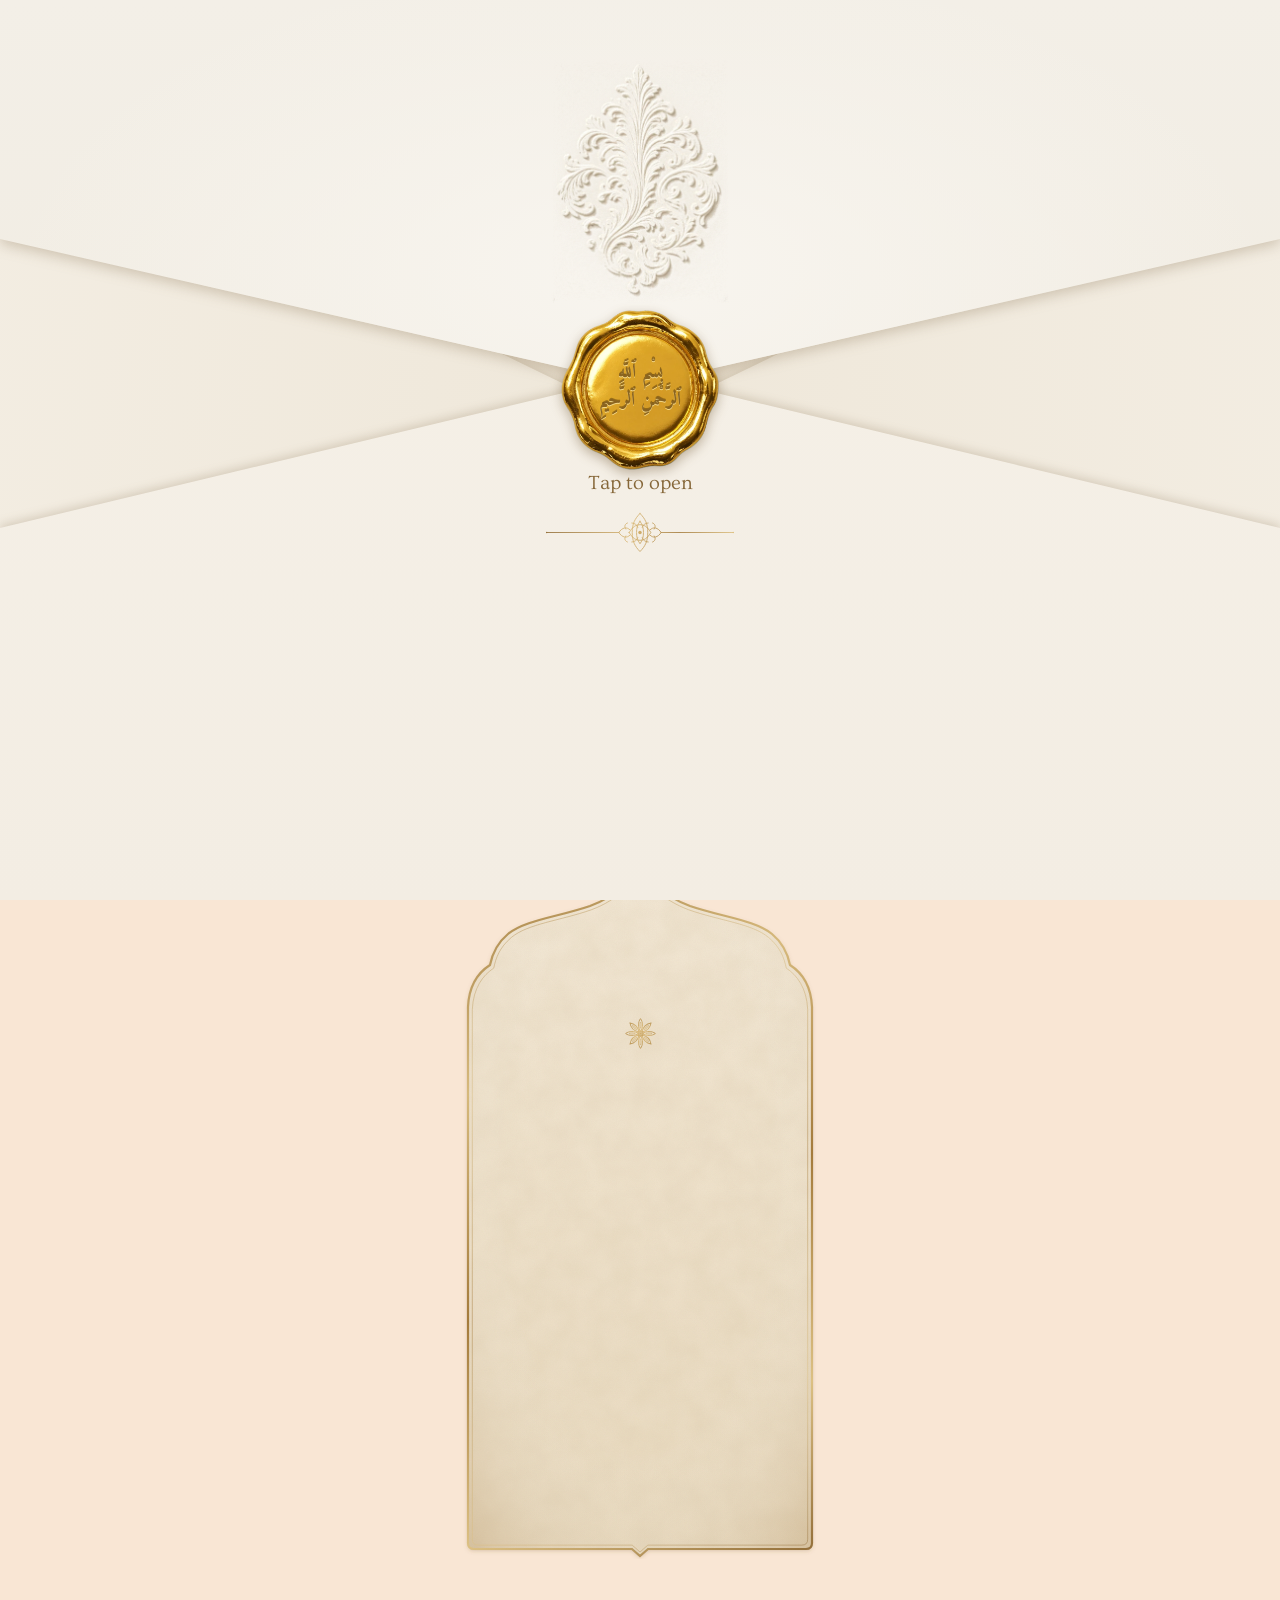
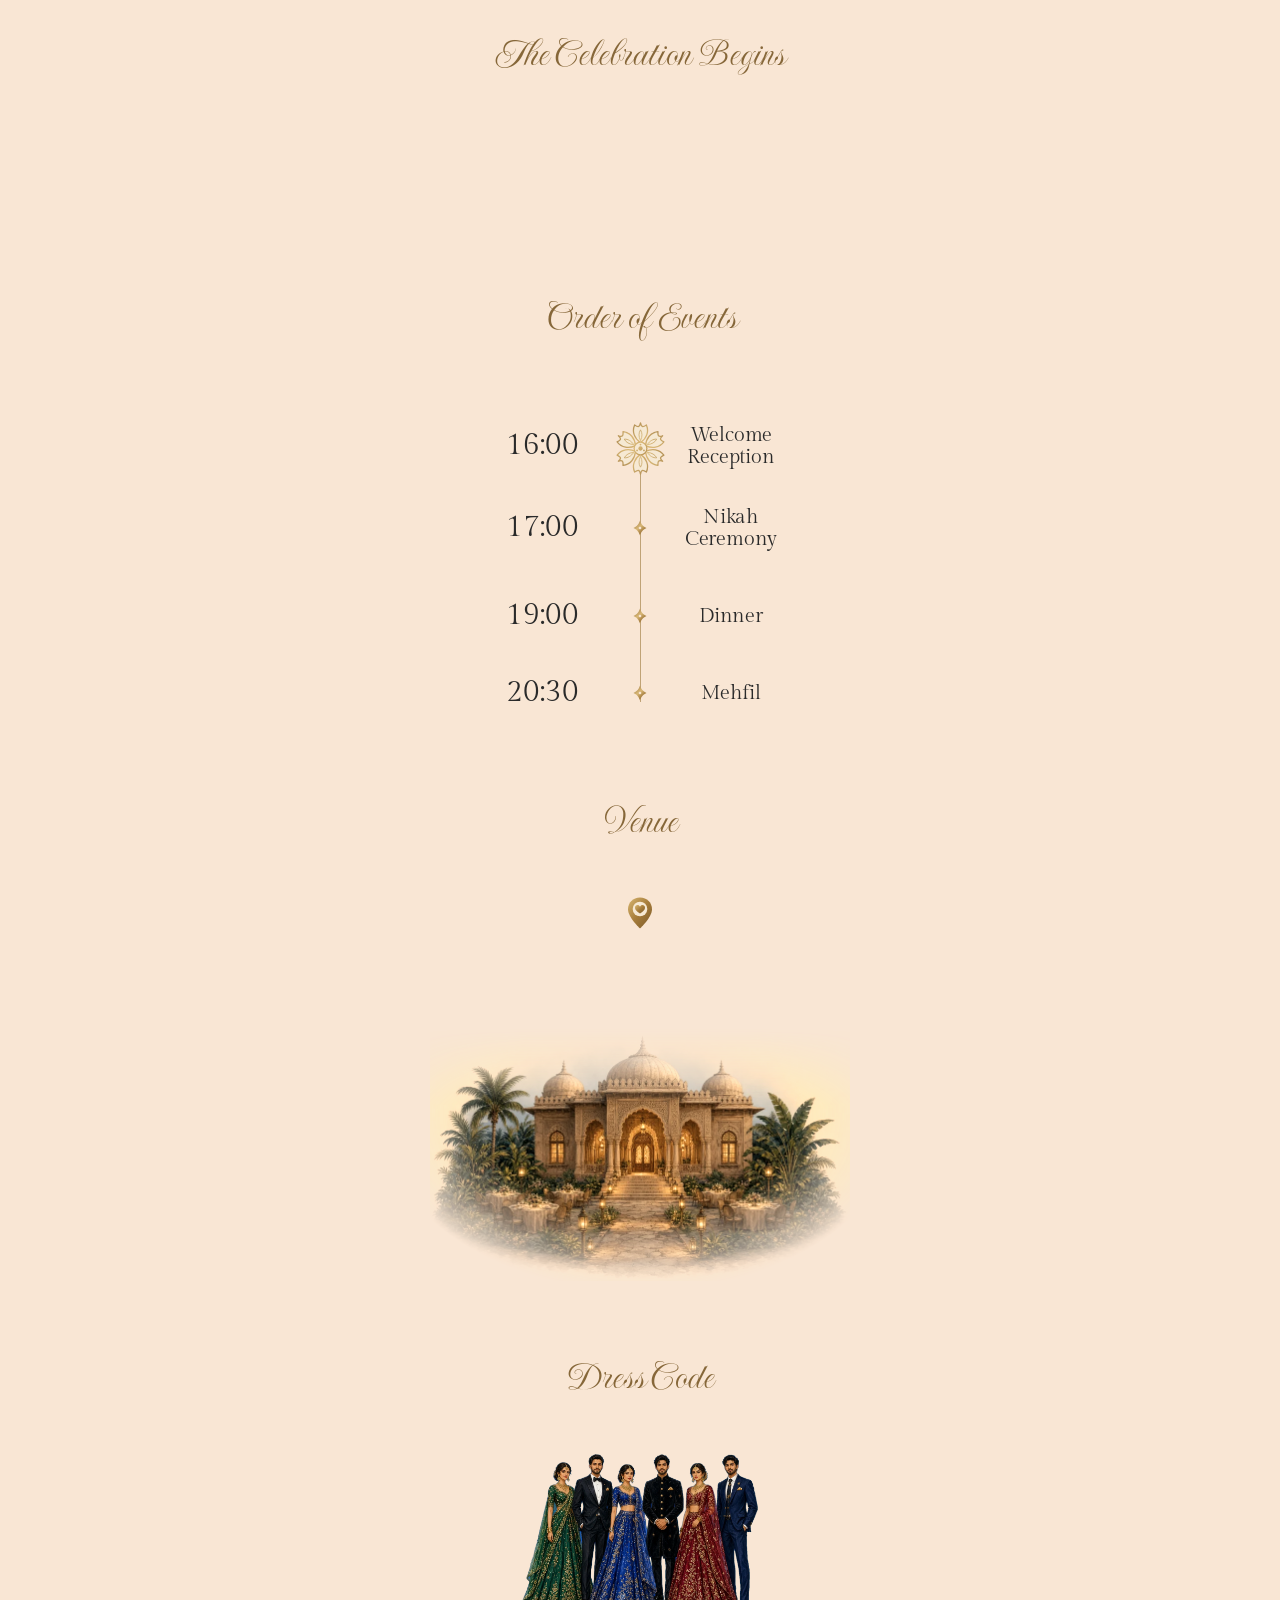
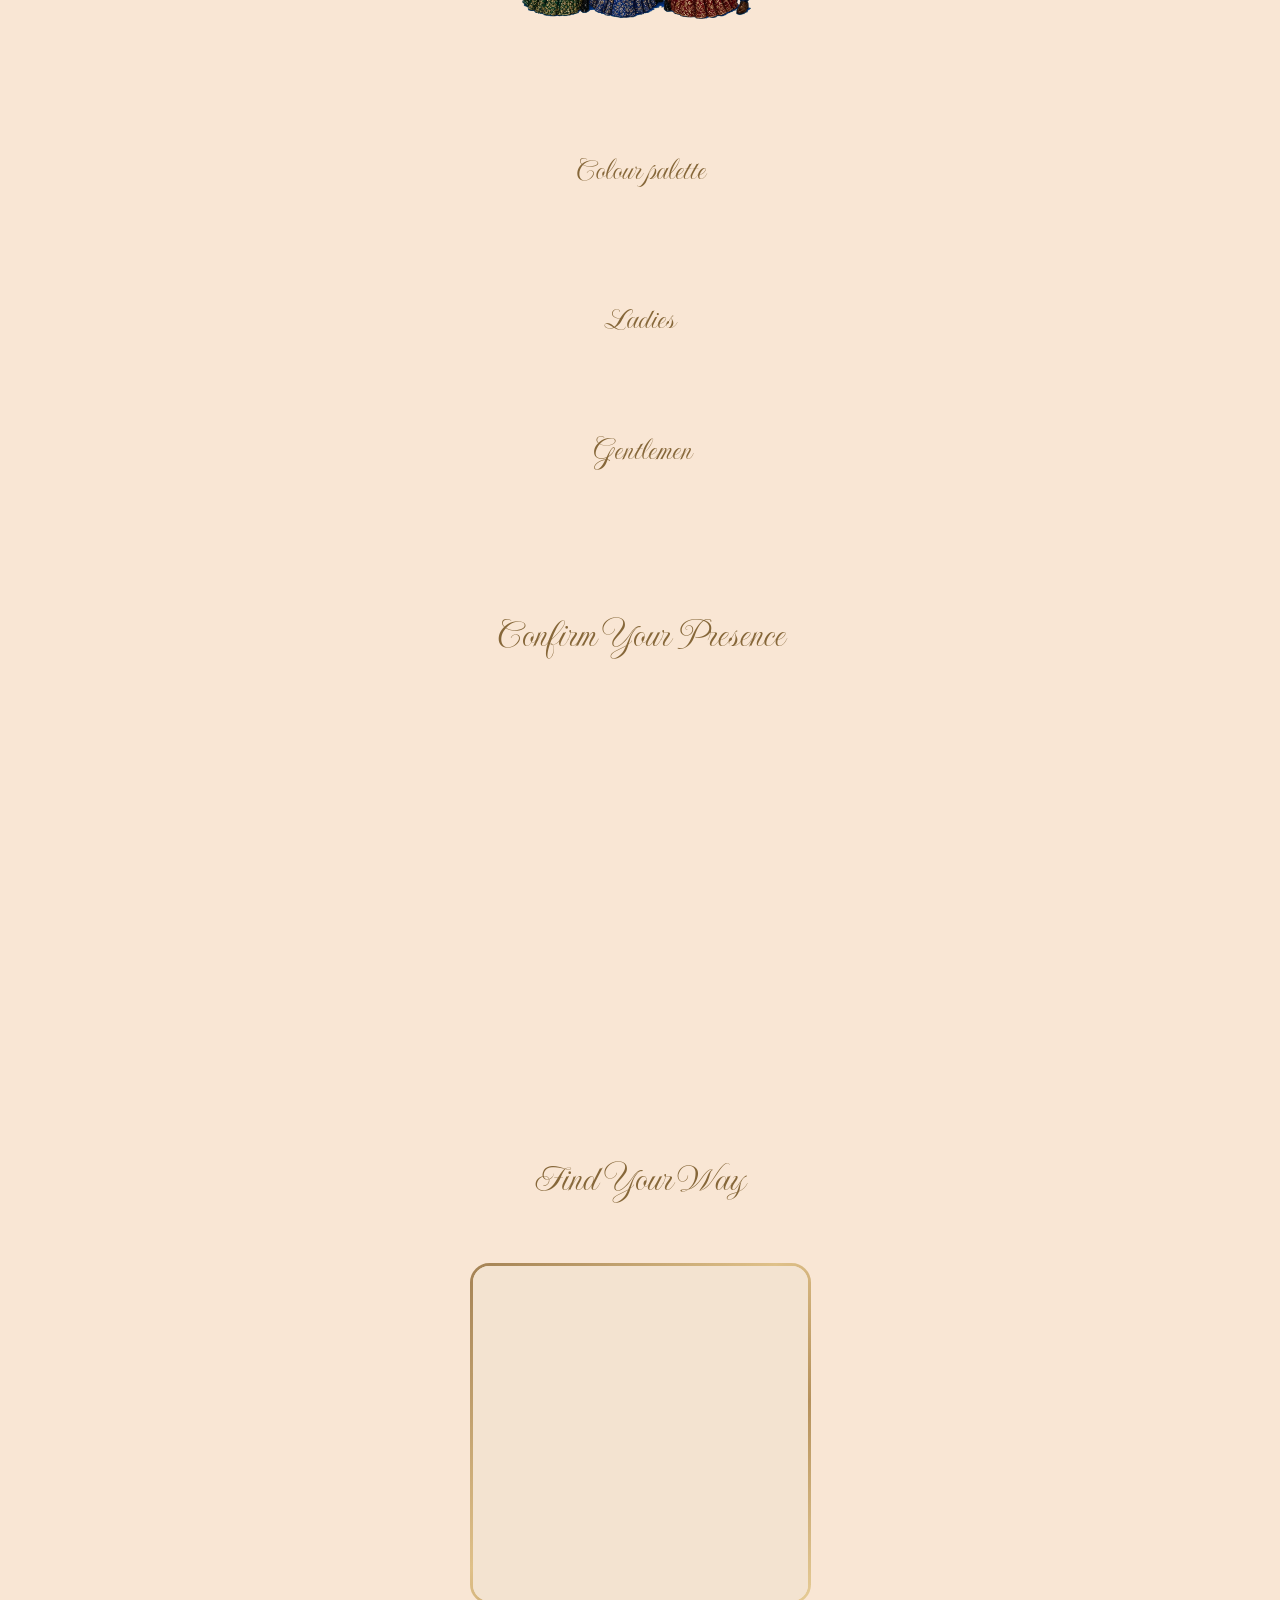
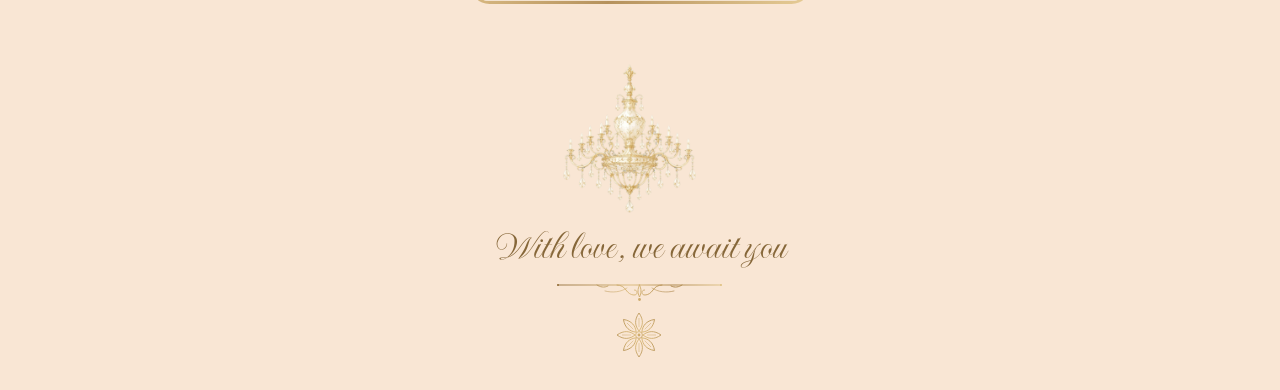
<file: index.html>
<!doctype html>
<html lang="en">
<head>
<meta charset="utf-8">
<meta name="viewport" content="width=device-width,initial-scale=1,viewport-fit=cover">
<title>Wedding Invitation</title>
<meta name="description" content="A wedding invitation — Blossom Oud by Just For You">
<meta name="theme-color" content="#f9e6d4">
<link rel="preload" href="assets/img/hero.webp" as="image">
<link rel="stylesheet" href="assets/fonts/fonts.css">
<link rel="stylesheet" href="styles.css">
</head>
<body class="is-locked">
<audio id="bgm" loop preload="auto"></audio>

<!-- ========== Envelope intro ========== -->
<div id="intro" role="button" tabindex="0" aria-label="Tap to open the invitation">
  <div class="env-back"></div>
  <div class="flap-w flap-w--l"><div class="flap flap--l"></div></div>
  <div class="flap-w flap-w--r"><div class="flap flap--r"></div></div>
  <div class="flap-w flap-w--b"><div class="flap flap--b"></div></div>
  <div class="flap-w flap-w--t"><div class="flap flap--t"></div></div>
  <div class="seal"><img src="assets/img/seal.webp" alt=""><span class="seal__t" id="sealText"></span></div>
  <div class="env-tap" data-bind="tap_text"></div>
  <img class="env-orn" src="assets/img/lineflower.svg" alt="">
</div>

<!-- fixed golden bokeh layer over the page -->
<div class="bokeh" aria-hidden="true"><canvas id="bokeh"></canvas><div class="bokeh__tint"></div></div>

<button id="audioBtn" type="button" aria-label="Pause music">
  <svg class="i-pause" viewBox="0 0 24 24"><rect x="6" y="5" width="4" height="14" rx="1"/><rect x="14" y="5" width="4" height="14" rx="1"/></svg>
  <svg class="i-play" viewBox="0 0 24 24"><path d="M8 5.5v13l11-6.5z"/></svg>
</button>

<main id="page">
  <!-- 1. hero -->
  <section class="sec s-hero" id="s-hero">
    <div class="a hero-art"><img data-src-k="hero_image" src="assets/img/hero.webp" alt=""></div>
    <div class="a hero-n1 t-script h-anim" data-bind="name1"></div>
    <div class="a hero-amp t-script h-anim">&amp;</div>
    <div class="a hero-n2 t-script h-anim" data-bind="name2"></div>
    <div class="a hero-date t-body h-anim" data-bind="date_long"></div>
    <div class="a hero-time t-body h-anim" data-bind="time_line" data-opt></div>
  </section>

  <!-- 2. card -->
  <section class="sec s-card" id="s-card">
    <img class="a card-frame" src="assets/img/frame.svg" alt="">
    <div class="a card-top" data-anim="fadeinup" data-dur="2" data-dist="50" data-bind="card_top" data-opt></div>
    <img class="a card-flower pulse" src="assets/img/flower8.svg" alt="">
    <div class="a card-text" id="cardText" data-anim="fadeinup" data-dur="2" data-dist="40" data-bind="card_text" data-ml></div>
    <div class="a card-venue t-script" data-anim="fadeinup" data-dur="2" data-dist="40" data-bind="venue"></div>
    <img class="a card-line" src="assets/img/lineflower.svg" alt="" data-anim="fadeinup" data-dur="2" data-dist="50">
  </section>

  <!-- 3. countdown -->
  <section class="sec s-count" id="s-count">
    <h2 class="a sec-title t-script fit" data-bind="countdown_title"></h2>
    <img class="a divider" src="assets/img/divider.svg" alt="" data-anim="zoomin" data-dur="2" data-scale=".15">
    <div class="a cd" id="cd" data-anim="fadein" data-dur="2">
      <div class="cd__n" id="cd-d" style="--x:63px">0</div><div class="cd__c" style="--x:109px">:</div>
      <div class="cd__n" id="cd-h" style="--x:148px">00</div><div class="cd__c" style="--x:186px">:</div>
      <div class="cd__n" id="cd-m" style="--x:234px">00</div><div class="cd__c" style="--x:280px">:</div>
      <div class="cd__n" id="cd-s" style="--x:327px">00</div>
      <div class="cd__l" style="--x:63px">Days</div><div class="cd__l" style="--x:148px">Hours</div><div class="cd__l" style="--x:234px">Minutes</div><div class="cd__l" style="--x:327px">Seconds</div>
    </div>
    <div class="a cd-done t-script" id="cdDone" hidden>Today is the day!</div>
  </section>

  <!-- 4. order of events -->
  <section class="sec s-tl" id="s-tl">
    <h2 class="a sec-title t-script fit" data-bind="schedule_title"></h2>
    <img class="a divider" src="assets/img/divider.svg" alt="" data-anim="zoomin" data-dur="2" data-scale=".15">
    <div class="a tl" id="tl"><div class="tl__line" id="tlLine"></div><img class="tl__lotus" id="tlLotus" src="assets/img/lotus.svg" alt=""></div>
  </section>

  <!-- 5. venue -->
  <section class="sec s-venue" id="s-venue">
    <h2 class="a sec-title t-script fit" data-bind="venue_title"></h2>
    <img class="a divider" src="assets/img/divider.svg" alt="" data-anim="zoomin" data-dur="2" data-scale=".15">
    <img class="a pin bobpin" src="assets/img/pin.svg" alt="">
    <div class="a v-name t-body" data-anim="fadeinup" data-dur="2" data-dist="20" data-bind="venue"></div>
    <div class="a v-city t-body" data-anim="fadeinup" data-dur="2" data-dist="20" data-bind="venue_city" data-opt></div>
    <div class="a v-art"><img src="assets/img/venue.webp" alt=""></div>
  </section>

  <!-- 6. dress code -->
  <section class="sec s-dress" id="s-dress">
    <h2 class="a sec-title t-script fit" data-bind="dress_title"></h2>
    <img class="a divider" src="assets/img/divider.svg" alt="" data-anim="zoomin" data-dur="2" data-scale=".15">
    <img class="a guests" src="assets/img/guests.webp" alt="">
    <div class="a dress-text t-body" data-anim="fadeinup" data-dur="2" data-dist="20" data-bind="dress_text" id="dressText"></div>
    <h3 class="a pal-title t-script" data-bind="palette_title" id="palTitle"></h3>
    <div class="a pal" id="pal">
      <i data-anim="fadeinup" data-dur="2" data-dist="40" style="--x:63px"><b id="pc1"></b></i>
      <i data-anim="fadeinup" data-dur="2" data-dist="40" data-delay=".1" style="--x:132px"><b id="pc2"></b></i>
      <i data-anim="fadeinup" data-dur="2" data-dist="40" data-delay=".2" style="--x:201px"><b id="pc3"></b></i>
      <i data-anim="fadeinup" data-dur="2" data-dist="40" data-delay=".3" style="--x:270px"><b id="pc4"></b></i>
    </div>
  </section>

  <!-- 7. ladies / gentlemen -->
  <section class="sec s-lg" id="s-lg">
    <div class="lg" data-wrap="ladies"><h3 class="t-script lg__t" data-bind="ladies_title"></h3><p class="t-body lg__p" data-anim="fadeinup" data-dur="2" data-dist="20" data-bind="ladies_text"></p></div>
    <div class="lg" data-wrap="gents"><h3 class="t-script lg__t" data-bind="gents_title"></h3><p class="t-body lg__p" data-anim="fadeinup" data-dur="2" data-dist="20" data-bind="gents_text"></p></div>
  </section>

  <!-- 8. RSVP -->
  <section class="sec s-rsvp" id="s-rsvp">
    <h2 class="a sec-title t-script fit" data-bind="rsvp_title"></h2>
    <img class="a divider" src="assets/img/divider.svg" alt="" data-anim="zoomin" data-dur="2" data-scale=".15">
    <form class="a rf" id="rsvpForm" data-anim="fadein" data-dur="2" novalidate>
      <label class="rf__g"><span class="rf__l">Name</span><input class="rf__i" name="name" autocomplete="name" required></label>
      <label class="rf__g"><span class="rf__l">Number of guests</span><input class="rf__i" name="guests" inputmode="numeric"></label>
      <div class="rf__g rf__g--r"><span class="rf__l">Will you attend?</span>
        <label class="rf__rd"><input type="radio" name="att" value="Yes, I will be there"><i></i>Yes, I will be there</label>
        <label class="rf__rd"><input type="radio" name="att" value="Sorry, I can't make it"><i></i>Sorry, I can't make it</label>
      </div>
      <p class="rf__err" id="rfErr" hidden>Please add your name and choose an answer.</p>
      <button class="rf__btn" type="submit">SUBMIT</button>
      <p class="rf__ok" id="rfOk" hidden>Thank you! WhatsApp will open with your reply.</p>
    </form>
  </section>

  <!-- 9. map title + 10. map -->
  <section class="sec s-mapt" id="s-mapt">
    <h2 class="a sec-title t-script fit" data-bind="map_title"></h2>
    <img class="a divider" src="assets/img/divider.svg" alt="" data-anim="zoomin" data-dur="2" data-scale=".15">
  </section>
  <section class="sec s-map" id="s-map">
    <img class="a map-frame" src="assets/img/mapframe.svg" alt="">
    <iframe class="a map" id="mapFrame" title="Venue map" loading="lazy" referrerpolicy="no-referrer-when-downgrade"></iframe>
    <a class="a map-open" id="mapOpen" target="_blank" rel="noopener" hidden>Open in Google Maps ↗</a>
  </section>

  <!-- 11. closing -->
  <section class="sec s-end" id="s-end">
    <img class="a chand" id="chand" src="assets/img/chandelier.webp" alt="">
    <h2 class="a sec-title t-script fit end-title" data-bind="closing_title"></h2>
    <img class="a end-line" src="assets/img/decorline.svg" alt="">
    <img class="a end-flower" src="assets/img/fineflower.svg" alt="">
  </section>
  
</main>

<script src="assets/sample-data.js"></script>
<script src="assets/jfy-codec.js"></script>
<script src="assets/data-loader.js"></script>
<script src="script.js"></script>
</body>
</html>
</file>
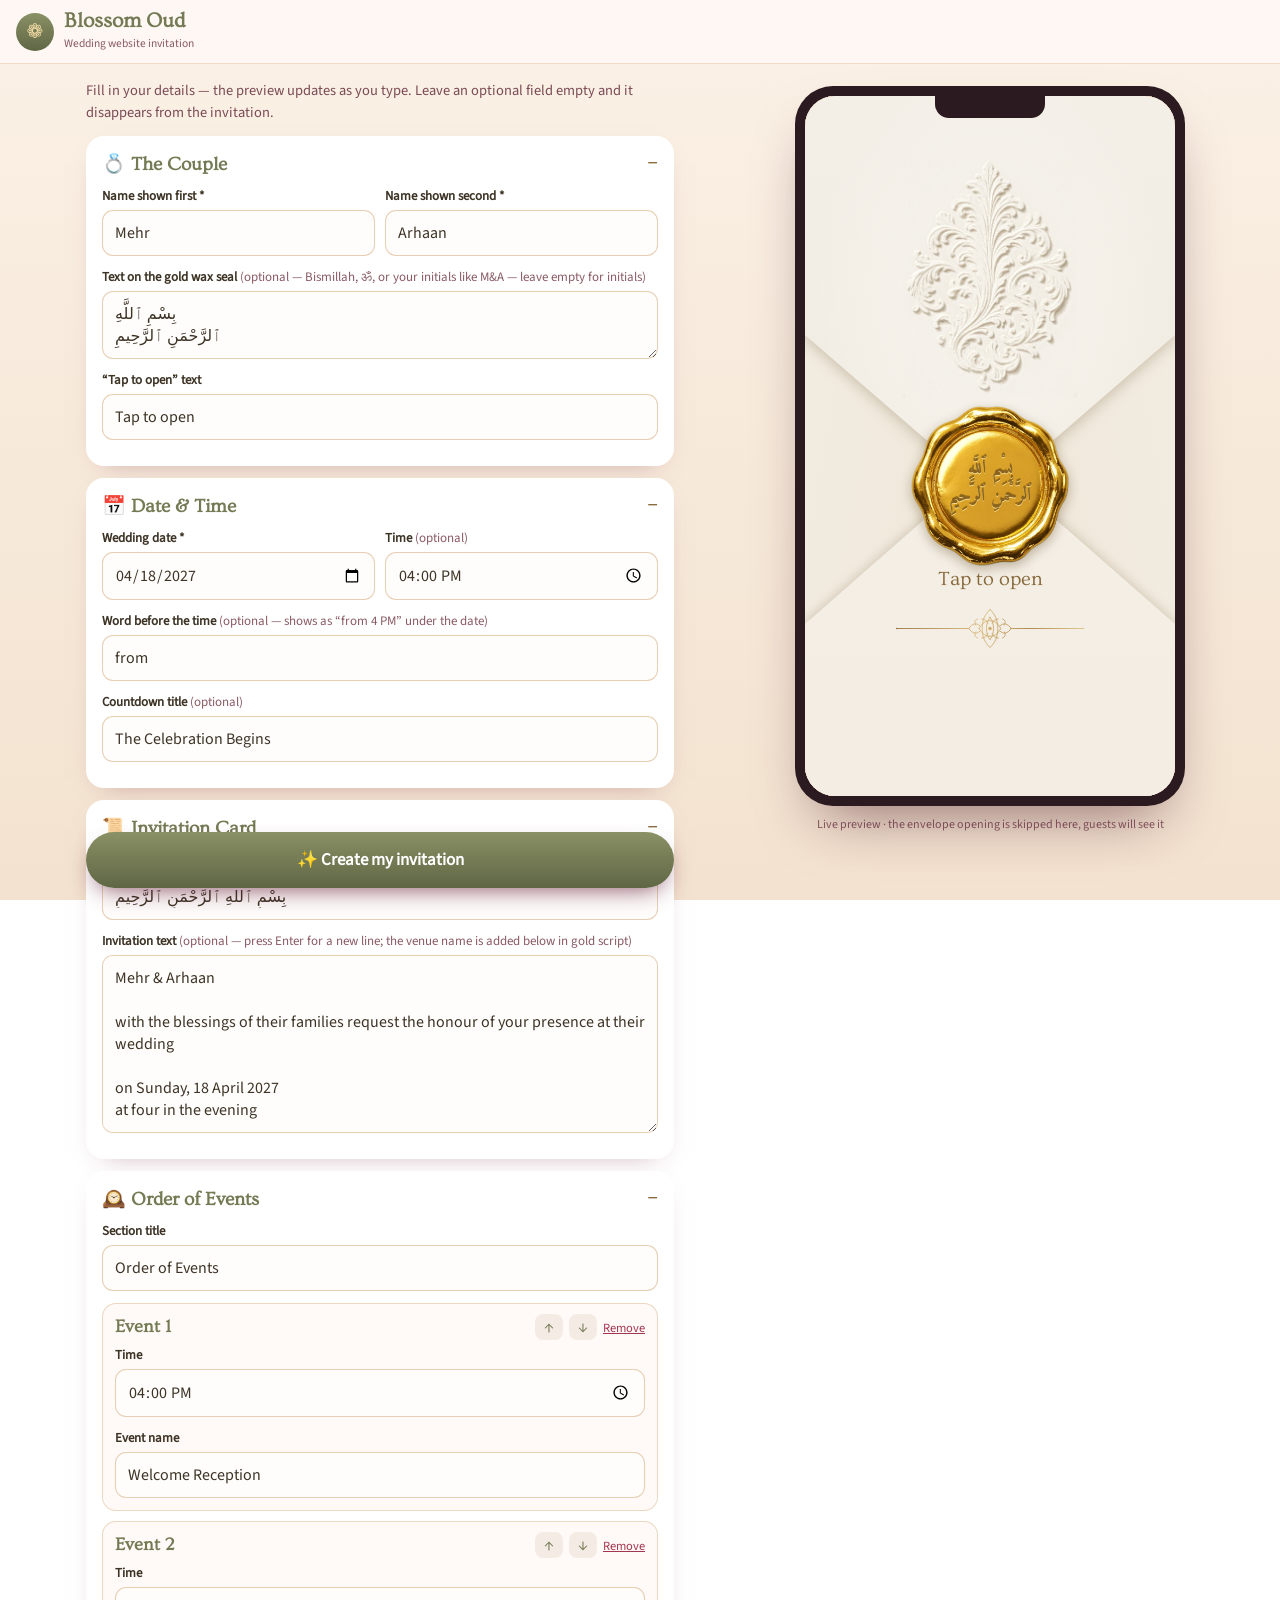
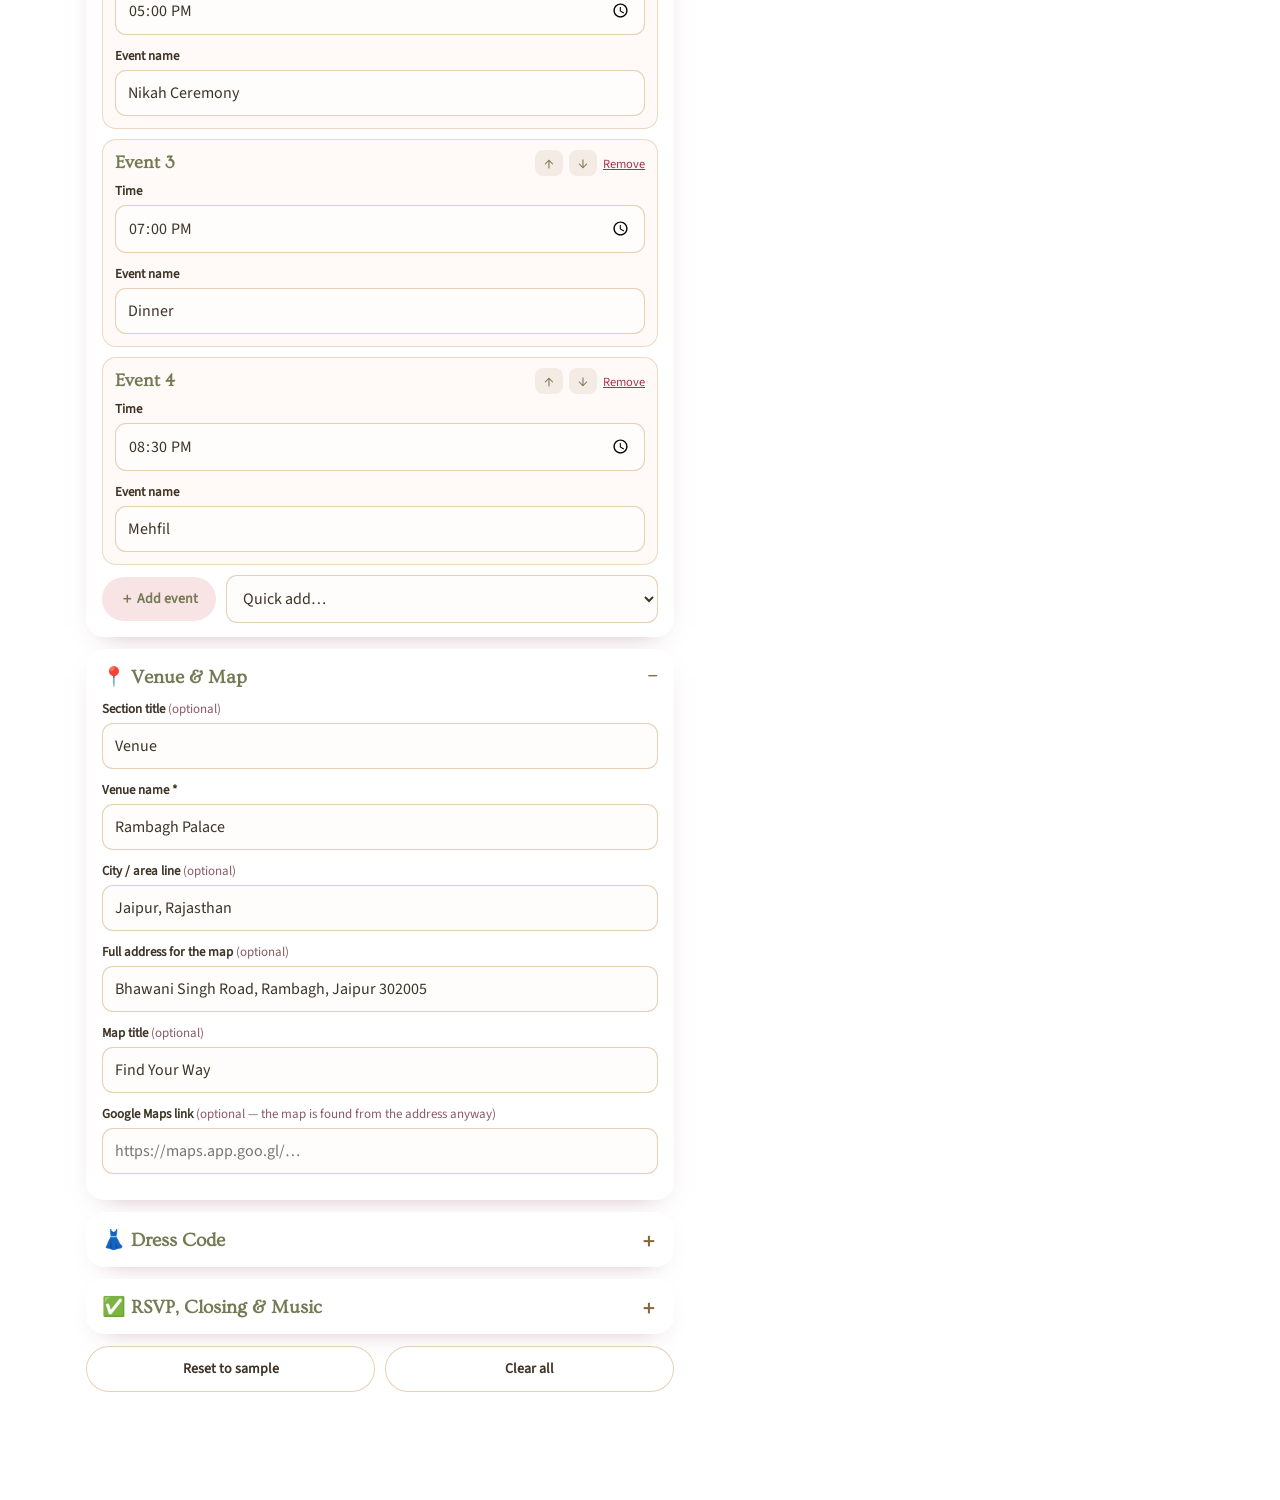
<file: edit.html>
<!doctype html>
<html lang="en">
<head>
<meta charset="utf-8">
<meta name="viewport" content="width=device-width,initial-scale=1,viewport-fit=cover">
<title>Customize your Blossom Oud invitation — Just For You</title>
<link rel="stylesheet" href="assets/fonts/fonts.css">
<link rel="stylesheet" href="assets/editor.css">
<style>:root{--c1:#747b54;--c2:#b0936a;--c3:#866739;--c4:#3d3426;--mono:linear-gradient(180deg,#8a9165,#5f6644);--page:linear-gradient(180deg,#fbf1e6,#f3e2cf);--head:'Ovo';--script:'Imperial Script';--ui:'Source Sans 3'}.grp summary{font-size:19px}.sheet h2{font-size:40px}</style>
</head>
<body>
<header class="top">
  <div class="brand"><span class="brand__mono">❁</span><div><b>Blossom Oud</b><small>Wedding website invitation</small></div></div>
  <nav class="tabs" role="tablist"><button type="button" class="tab on" data-view="form">✎ Edit</button><button type="button" class="tab" data-view="preview">👁 Preview</button></nav>
</header>
<div class="wrap">
  <form class="panel" id="ed" autocomplete="off" novalidate></form>
  <section class="preview" id="preview">
    <div class="phone"><div class="phone__notch"></div><iframe id="pv" title="Invitation preview"></iframe></div>
    <p class="pvnote">Live preview · the envelope opening is skipped here, guests will see it</p>
  </section>
</div>
<div class="sheet" id="sheet" hidden>
  <div class="sheet__card">
    <button type="button" class="sheet__x" id="sheetX" aria-label="Close">×</button>
    <div class="sheet__tick">✓</div>
    <h2>Your invitation is ready!</h2>
    <p>Share this link with your guests. Everything you typed is saved inside the link.</p>
    <div class="link"><input id="shareUrl" readonly aria-label="Your invitation link"><button type="button" class="btn btn--main" id="copyBtn">Copy</button></div>
    <p class="note" id="lenNote"></p>
    <div class="sheet__btns">
      <a class="btn btn--wa" id="waShare" target="_blank" rel="noopener">Share on WhatsApp</a>
      <a class="btn btn--ghost" id="openLink" target="_blank" rel="noopener">Open invitation ↗</a>
      <button type="button" class="btn btn--ghost" id="nativeShare" hidden>Share…</button>
    </div>
  </div>
</div>
<script src="assets/sample-data.js"></script>
<script>
window.JFY_FORM = {
  title: 'Wedding invitation', draftKey: 'jfy-blossom-oud-draft',
  shareText: function (d) { return 'You are invited to the wedding of ' + d.name1 + ' & ' + d.name2 + ' ✨'; },
  groups: [
    { title: '💍 The Couple', open: true, fields: [
      { k: 'name1', label: 'Name shown first', req: true, max: 20, half: true },
      { k: 'name2', label: 'Name shown second', req: true, max: 20, half: true },
      { k: 'seal_text', label: 'Text on the gold wax seal', type: 'textarea', rows: 2, max: 40, hint: 'Bismillah, ॐ, or your initials like M&A — leave empty for initials' },
      { k: 'tap_text', label: '“Tap to open” text', max: 24, opt: false }
    ]},
    { title: '📅 Date & Time', open: true, fields: [
      { k: 'event_date', label: 'Wedding date', type: 'datetime', req: true },
      { k: 'time_prefix', label: 'Word before the time', max: 12, ph: 'from', hint: 'shows as “from 4 PM” under the date' },
      { k: 'countdown_title', label: 'Countdown title', max: 30 }
    ]},
    { title: '📜 Invitation Card', open: true, fields: [
      { k: 'card_top', label: 'Blessing at the top of the card', max: 50, hint: 'Arabic, Urdu, Hindi or English all work' },
      { k: 'card_text', label: 'Invitation text', type: 'textarea', rows: 7, max: 320, hint: 'press Enter for a new line; the venue name is added below in gold script' }
    ]},
    { title: '🕰️ Order of Events', open: true, fields: [
      { k: 'schedule_title', label: 'Section title', max: 30, opt: false },
      { k: 'events', type: 'list', item: 'event', presetKey: 'name', presets: ['Welcome Reception', 'Nikah Ceremony', 'Baraat', 'Varmala', 'Pheras', 'Dinner', 'Mehfil', 'Qawwali', 'Party', 'Rukhsati'], fields: [
        { k: 'time', label: 'Time', type: 'time', opt: false },
        { k: 'name', label: 'Event name', max: 22, opt: false }
      ]}
    ]},
    { title: '📍 Venue & Map', open: true, fields: [
      { k: 'venue_title', label: 'Section title', max: 24 },
      { k: 'venue', label: 'Venue name', req: true, max: 40 },
      { k: 'venue_city', label: 'City / area line', max: 40 },
      { k: 'venue_address', label: 'Full address for the map', max: 110 },
      { k: 'map_title', label: 'Map title', max: 28 },
      { k: 'venue_map_url', label: 'Google Maps link', type: 'url', hint: 'the map is found from the address anyway', ph: 'https://maps.app.goo.gl/…' }
    ]},
    { title: '👗 Dress Code', fields: [
      { k: 'dress_title', label: 'Section title', max: 24 },
      { k: 'dress_text', label: 'Dress code note', type: 'textarea', rows: 3, max: 160 },
      { k: 'palette_title', label: 'Colour palette title', max: 24, hint: 'leave empty to hide the colour circles' },
      { k: 'palette1', label: 'Colour 1', type: 'color', half: true }, { k: 'palette2', label: 'Colour 2', type: 'color', half: true },
      { k: 'palette3', label: 'Colour 3', type: 'color', half: true }, { k: 'palette4', label: 'Colour 4', type: 'color', half: true },
      { k: 'ladies_title', label: 'Ladies title', max: 20, half: true }, { k: 'gents_title', label: 'Gentlemen title', max: 20, half: true },
      { k: 'ladies_text', label: 'Note for ladies', type: 'textarea', rows: 2, max: 110 },
      { k: 'gents_text', label: 'Note for gentlemen', type: 'textarea', rows: 2, max: 110 }
    ]},
    { title: '✅ RSVP, Closing & Music', fields: [
      { k: 'rsvp_title', label: 'RSVP title', max: 28 },
      { k: 'rsvp_whatsapp', label: 'WhatsApp number for RSVPs', type: 'tel', max: 16, ph: '919876543210', hint: 'with country code' },
      { k: 'closing_title', label: 'Closing line', max: 34 },
      { k: 'music_enabled', label: 'Background music (soft piano)', type: 'toggle' }
    ]}
  ]
};
</script>
<script src="assets/jfy-codec.js"></script>
<script src="assets/editor.js"></script>
</body>
</html>
</file>
<file: assets/fonts/fonts.css>
@font-face {
  font-family: 'Amiri';
  font-style: normal;
  font-weight: 400;
  font-display: swap;
  src: url(Amiri-400-normal-arabic.woff2) format('woff2');
  unicode-range: U+0600-06FF, U+0750-077F, U+0870-0891, U+0897-08E1, U+08E3-08FF, U+200C-200E, U+2010-2011, U+204F, U+2E41, U+FB50-FDFF, U+FE70-FE74, U+FE76-FEFC, U+102E0-102FB, U+10E60-10E7E, U+10EC2-10EC7, U+10EC9-10EEE, U+10EF0-10EFF, U+1EE00-1EE03, U+1EE05-1EE1F, U+1EE21-1EE22, U+1EE24, U+1EE27, U+1EE29-1EE32, U+1EE34-1EE37, U+1EE39, U+1EE3B, U+1EE42, U+1EE47, U+1EE49, U+1EE4B, U+1EE4D-1EE4F, U+1EE51-1EE52, U+1EE54, U+1EE57, U+1EE59, U+1EE5B, U+1EE5D, U+1EE5F, U+1EE61-1EE62, U+1EE64, U+1EE67-1EE6A, U+1EE6C-1EE72, U+1EE74-1EE77, U+1EE79-1EE7C, U+1EE7E, U+1EE80-1EE89, U+1EE8B-1EE9B, U+1EEA1-1EEA3, U+1EEA5-1EEA9, U+1EEAB-1EEBB, U+1EEF0-1EEF1;
}
@font-face {
  font-family: 'Amiri';
  font-style: normal;
  font-weight: 400;
  font-display: swap;
  src: url(Amiri-400-normal-latin.woff2) format('woff2');
  unicode-range: U+0000-00FF, U+0131, U+0152-0153, U+02BB-02BC, U+02C6, U+02DA, U+02DC, U+0304, U+0308, U+0329, U+2000-206F, U+20AC, U+2122, U+2191, U+2193, U+2212, U+2215, U+FEFF, U+FFFD;
}
@font-face {
  font-family: 'Amiri';
  font-style: normal;
  font-weight: 700;
  font-display: swap;
  src: url(Amiri-700-normal-arabic.woff2) format('woff2');
  unicode-range: U+0600-06FF, U+0750-077F, U+0870-0891, U+0897-08E1, U+08E3-08FF, U+200C-200E, U+2010-2011, U+204F, U+2E41, U+FB50-FDFF, U+FE70-FE74, U+FE76-FEFC, U+102E0-102FB, U+10E60-10E7E, U+10EC2-10EC7, U+10EC9-10EEE, U+10EF0-10EFF, U+1EE00-1EE03, U+1EE05-1EE1F, U+1EE21-1EE22, U+1EE24, U+1EE27, U+1EE29-1EE32, U+1EE34-1EE37, U+1EE39, U+1EE3B, U+1EE42, U+1EE47, U+1EE49, U+1EE4B, U+1EE4D-1EE4F, U+1EE51-1EE52, U+1EE54, U+1EE57, U+1EE59, U+1EE5B, U+1EE5D, U+1EE5F, U+1EE61-1EE62, U+1EE64, U+1EE67-1EE6A, U+1EE6C-1EE72, U+1EE74-1EE77, U+1EE79-1EE7C, U+1EE7E, U+1EE80-1EE89, U+1EE8B-1EE9B, U+1EEA1-1EEA3, U+1EEA5-1EEA9, U+1EEAB-1EEBB, U+1EEF0-1EEF1;
}
@font-face {
  font-family: 'Amiri';
  font-style: normal;
  font-weight: 700;
  font-display: swap;
  src: url(Amiri-700-normal-latin.woff2) format('woff2');
  unicode-range: U+0000-00FF, U+0131, U+0152-0153, U+02BB-02BC, U+02C6, U+02DA, U+02DC, U+0304, U+0308, U+0329, U+2000-206F, U+20AC, U+2122, U+2191, U+2193, U+2212, U+2215, U+FEFF, U+FFFD;
}
@font-face {
  font-family: 'Beau Rivage';
  font-style: normal;
  font-weight: 400;
  font-display: swap;
  src: url(BeauRivage-400-normal-latin.woff2) format('woff2');
  unicode-range: U+0000-00FF, U+0131, U+0152-0153, U+02BB-02BC, U+02C6, U+02DA, U+02DC, U+0304, U+0308, U+0329, U+2000-206F, U+20AC, U+2122, U+2191, U+2193, U+2212, U+2215, U+FEFF, U+FFFD;
}
@font-face {
  font-family: 'Cinzel';
  font-style: normal;
  font-weight: 400;
  font-display: swap;
  src: url(Cinzel-400-normal-latin.woff2) format('woff2');
  unicode-range: U+0000-00FF, U+0131, U+0152-0153, U+02BB-02BC, U+02C6, U+02DA, U+02DC, U+0304, U+0308, U+0329, U+2000-206F, U+20AC, U+2122, U+2191, U+2193, U+2212, U+2215, U+FEFF, U+FFFD;
}
@font-face {
  font-family: 'Cinzel';
  font-style: normal;
  font-weight: 500;
  font-display: swap;
  src: url(Cinzel-500-normal-latin.woff2) format('woff2');
  unicode-range: U+0000-00FF, U+0131, U+0152-0153, U+02BB-02BC, U+02C6, U+02DA, U+02DC, U+0304, U+0308, U+0329, U+2000-206F, U+20AC, U+2122, U+2191, U+2193, U+2212, U+2215, U+FEFF, U+FFFD;
}
@font-face {
  font-family: 'Cormorant Garamond';
  font-style: normal;
  font-weight: 300;
  font-display: swap;
  src: url(CormorantGaramond-300-normal-latin.woff2) format('woff2');
  unicode-range: U+0000-00FF, U+0131, U+0152-0153, U+02BB-02BC, U+02C6, U+02DA, U+02DC, U+0304, U+0308, U+0329, U+2000-206F, U+20AC, U+2122, U+2191, U+2193, U+2212, U+2215, U+FEFF, U+FFFD;
}
@font-face {
  font-family: 'Cormorant Garamond';
  font-style: normal;
  font-weight: 400;
  font-display: swap;
  src: url(CormorantGaramond-400-normal-latin.woff2) format('woff2');
  unicode-range: U+0000-00FF, U+0131, U+0152-0153, U+02BB-02BC, U+02C6, U+02DA, U+02DC, U+0304, U+0308, U+0329, U+2000-206F, U+20AC, U+2122, U+2191, U+2193, U+2212, U+2215, U+FEFF, U+FFFD;
}
@font-face {
  font-family: 'Gilda Display';
  font-style: normal;
  font-weight: 400;
  font-display: swap;
  src: url(GildaDisplay-400-normal-latin.woff2) format('woff2');
  unicode-range: U+0000-00FF, U+0131, U+0152-0153, U+02BB-02BC, U+02C6, U+02DA, U+02DC, U+0304, U+0308, U+0329, U+2000-206F, U+20AC, U+2122, U+2191, U+2193, U+2212, U+2215, U+FEFF, U+FFFD;
}
@font-face {
  font-family: 'Imperial Script';
  font-style: normal;
  font-weight: 400;
  font-display: swap;
  src: url(ImperialScript-400-normal-latin.woff2) format('woff2');
  unicode-range: U+0000-00FF, U+0131, U+0152-0153, U+02BB-02BC, U+02C6, U+02DA, U+02DC, U+0304, U+0308, U+0329, U+2000-206F, U+20AC, U+2122, U+2191, U+2193, U+2212, U+2215, U+FEFF, U+FFFD;
}
@font-face {
  font-family: 'Ovo';
  font-style: normal;
  font-weight: 400;
  font-display: swap;
  src: url(Ovo-400-normal-latin.woff2) format('woff2');
  unicode-range: U+0000-00FF, U+0131, U+0152-0153, U+02BB-02BC, U+02C6, U+02DA, U+02DC, U+0304, U+0308, U+0329, U+2000-206F, U+20AC, U+2122, U+2191, U+2193, U+2212, U+2215, U+FEFF, U+FFFD;
}
@font-face {
  font-family: 'Source Sans 3';
  font-style: normal;
  font-weight: 400;
  font-display: swap;
  src: url(SourceSans3-400-normal-latin.woff2) format('woff2');
  unicode-range: U+0000-00FF, U+0131, U+0152-0153, U+02BB-02BC, U+02C6, U+02DA, U+02DC, U+0304, U+0308, U+0329, U+2000-206F, U+20AC, U+2122, U+2191, U+2193, U+2212, U+2215, U+FEFF, U+FFFD;
}
@font-face {
  font-family: 'Reem Kufi';
  font-style: normal;
  font-weight: 400;
  font-display: swap;
  src: url(ReemKufi-400-normal-arabic.woff2) format('woff2');
  unicode-range: U+0600-06FF, U+0750-077F, U+0870-0891, U+0897-08E1, U+08E3-08FF, U+200C-200E, U+2010-2011, U+204F, U+2E41, U+FB50-FDFF, U+FE70-FE74, U+FE76-FEFC, U+102E0-102FB, U+10E60-10E7E, U+10EC2-10EC7, U+10EC9-10EEE, U+10EF0-10EFF, U+1EE00-1EE03, U+1EE05-1EE1F, U+1EE21-1EE22, U+1EE24, U+1EE27, U+1EE29-1EE32, U+1EE34-1EE37, U+1EE39, U+1EE3B, U+1EE42, U+1EE47, U+1EE49, U+1EE4B, U+1EE4D-1EE4F, U+1EE51-1EE52, U+1EE54, U+1EE57, U+1EE59, U+1EE5B, U+1EE5D, U+1EE5F, U+1EE61-1EE62, U+1EE64, U+1EE67-1EE6A, U+1EE6C-1EE72, U+1EE74-1EE77, U+1EE79-1EE7C, U+1EE7E, U+1EE80-1EE89, U+1EE8B-1EE9B, U+1EEA1-1EEA3, U+1EEA5-1EEA9, U+1EEAB-1EEBB, U+1EEF0-1EEF1;
}
@font-face {
  font-family: 'Reem Kufi';
  font-style: normal;
  font-weight: 400;
  font-display: swap;
  src: url(ReemKufi-400-normal-latin.woff2) format('woff2');
  unicode-range: U+0000-00FF, U+0131, U+0152-0153, U+02BB-02BC, U+02C6, U+02DA, U+02DC, U+0304, U+0308, U+0329, U+2000-206F, U+20AC, U+2122, U+2191, U+2193, U+2212, U+2215, U+FEFF, U+FFFD;
}
</file>
<file: styles.css>
/* Blossom Oud — layout measured at 390px and centred like the reference artboard (all widths). */
[hidden]{display:none!important}
:root{--bg:#f9e6d4;--gold:#866739;--gold2:#876836;--ink:#2a2a2a;--ink2:#454545;--olive:#747b54;
  --f-script:'Imperial Script',cursive;--f-body:'Gilda Display','Reem Kufi','Amiri',serif}
*{box-sizing:border-box;margin:0;padding:0}
html{-webkit-text-size-adjust:100%}
body{background:var(--bg);color:var(--ink);overflow-x:hidden;-webkit-tap-highlight-color:transparent}
body.is-locked{overflow:hidden;height:100vh}
img{display:block;max-width:none;user-select:none;-webkit-user-drag:none}
button{font:inherit;color:inherit;background:none;border:0;cursor:pointer}
a{color:inherit;text-decoration:none}
#page{position:relative;overflow:hidden}
.sec{position:relative;width:100%;margin-bottom:15px}
.a{position:absolute}
.t-script{font-family:var(--f-script);font-weight:400;color:var(--gold);text-align:center;line-height:normal}
.t-body{font-family:var(--f-body);font-weight:400;letter-spacing:-.01em;color:var(--ink);text-align:center;line-height:normal}
.sec-title{top:52px;left:0;right:0;font-size:41px;white-space:nowrap}
.divider{top:110px;left:calc(50% - 68px);width:137px;height:27px}

/* ---------- 1. hero ---------- */
.s-hero{height:782px;margin-bottom:0}
.hero-art{top:0;left:calc(50% - 220px);width:440px;height:782px;overflow:hidden;
  -webkit-mask:linear-gradient(#000 0,#000 78%,transparent 99%);mask:linear-gradient(#000 0,#000 78%,transparent 99%)}
.hero-art img{width:440px;height:782px;object-fit:cover;filter:contrast(1.06) saturate(1.12);object-position:50% 40%;animation:kb 26s ease-in-out infinite alternate;transform-origin:50% 30%}
@keyframes kb{to{scale:1.05}}
.hero-art::after{content:"";position:absolute;inset:0;background:radial-gradient(ellipse 46% 26% at 50% 52%,rgba(250,240,224,.55),rgba(250,240,224,0))}
.hero-n1,.hero-n2{left:0;right:0;font-size:59px;white-space:nowrap}
.hero-n1{top:306px}.hero-n2{top:381px}
.hero-amp{top:359px;left:0;right:0;font-size:28px}
.hero-date,.hero-time{left:0;right:0;font-size:19px;color:var(--gold);white-space:nowrap}
.hero-date{top:472px}.hero-time{top:495px}
.h-anim{opacity:0;translate:0 20px;transition:opacity 2.3s ease,translate 2.3s ease}
body.hero-in .h-anim{opacity:1;translate:0 0}

/* ---------- 2. card ---------- */
.s-card{height:780px}
.card-frame{top:43px;left:calc(50% - 178px);width:356px;height:734px}
.card-top{top:166px;left:calc(50% - 160px);width:320px;font:700 31px/64px 'Amiri',serif;text-align:center;white-space:nowrap;direction:rtl;
  background:linear-gradient(100deg,#6f4e22 0%,#b08a4c 30%,#7a5828 52%,#c4a062 75%,#76552a 100%);-webkit-background-clip:text;background-clip:text;color:transparent}
.card-flower{top:234px;left:calc(50% - 18px);width:37px;height:35px}
.pulse{animation:pulse 8s ease-in-out infinite}
@keyframes pulse{0%,100%{scale:1}25%{scale:1.16}50%{scale:1}75%{scale:1.08}}
.card-text{top:281px;left:calc(50% - 130px);width:260px;font-family:var(--f-body);font-size:21px;line-height:29px;color:var(--ink2);text-align:center;letter-spacing:-.01em}
.card-venue{top:618px;left:calc(50% - 160px);width:320px;font-size:34px;color:var(--gold2);white-space:nowrap}
.card-line{top:679px;left:calc(50% - 107px);width:217px;height:52px}

/* ---------- 3. countdown ---------- */
.s-count{height:248px}
.cd{top:0;left:calc(50% - 195px);width:390px;height:248px}
.cd>div{position:absolute;left:var(--x);translate:-50% 0;white-space:nowrap;font-family:var(--f-body);color:var(--gold);line-height:normal}
.cd__n{top:153px;font-size:45px;transition:transform .28s ease,opacity .28s ease}
.cd__c{top:144px;font-size:52px}
.cd__l{top:212px;font-size:19px}
.cd__n.out{transform:translateY(-35%);opacity:0}.cd__n.in{transform:translateY(35%);opacity:0;transition:none}
.cd-done{top:150px;left:0;right:0;font-size:40px}

/* ---------- 4. order of events ---------- */
.s-tl{height:489px}
.tl{top:0;left:calc(50% - 195px);width:390px;height:100%}
.tl__line{position:absolute;left:194.5px;top:201px;width:1.2px;background:#a8874f;opacity:.7}
.tl__dot{position:absolute;left:188px;width:14px;height:16px;background:url(assets/img/dot.svg) center/contain no-repeat}
.tl__time{position:absolute;left:30px;width:135px;font-family:var(--f-body);font-size:30px;line-height:normal;color:var(--ink);text-align:center;white-space:nowrap}
.tl__name{position:absolute;left:231px;width:110px;font-family:var(--f-body);font-size:20px;line-height:22px;color:var(--ink);text-align:center;letter-spacing:-.01em}
.tl__lotus{position:absolute;left:168px;top:181px;width:55px;height:55px;z-index:2;transition:translate .25s linear,rotate .25s linear}

/* ---------- 5. venue ---------- */
.s-venue{height:541px}
.pin{top:151px;left:calc(50% - 18px);width:36px;height:36px}
.bobpin{animation:bobpin 3s ease-in-out infinite}
@keyframes bobpin{0%,100%{translate:0 0;scale:1}50%{translate:0 -2px;scale:1.04}}
.v-name{top:208px;left:calc(50% - 185px);width:370px;font-size:23px;color:var(--ink2)}
.v-city{top:238px;left:calc(50% - 185px);width:370px;font-size:19px}
.v-art{top:285px;left:calc(50% - 210px);width:420px;height:252px;
  -webkit-mask:radial-gradient(ellipse 62% 70% at 50% 34%,#000 60%,transparent 100%),linear-gradient(transparent 0,#000 30%);-webkit-mask-composite:source-in;mask:radial-gradient(ellipse 62% 70% at 50% 34%,#000 60%,transparent 100%) intersect,linear-gradient(transparent 0,#000 30%)}
.v-art img{width:100%;height:100%;object-fit:cover;object-position:50% 45%;mix-blend-mode:multiply;filter:sepia(.35) saturate(1.15) contrast(1.05)}

/* ---------- 6. dress code ---------- */
.s-dress{height:579px}
.guests{top:154px;left:calc(50% - 118px);width:236px;height:165px;object-fit:contain}
.dress-text{top:343px;left:calc(50% - 167px);width:335px;font-size:21px;line-height:25px}
.pal-title{top:451px;left:0;right:0;font-size:32px}
.pal{top:523px;left:calc(50% - 195px);width:390px;height:57px}
.pal i{position:absolute;left:var(--x);top:0;width:57px;height:57px;border-radius:50%;background:#fffaf8}
.pal b{position:absolute;inset:1px;border-radius:50%}

/* ---------- 7. ladies & gentlemen ---------- */
.s-lg{padding:5px 0 14px}
.lg{width:310px;margin:0 auto}
.lg+.lg{margin-top:32px}
.lg__t{font-size:33px}
.lg__p{font-size:21px;line-height:25px;margin-top:9px}

/* ---------- 8. RSVP ---------- */
.s-rsvp{height:529px}
.rf{top:159px;left:calc(50% - 171px);width:343px}
.rf__g{display:block;margin-bottom:25px}
.rf__l{display:block;font-family:var(--f-body);font-size:18px;line-height:27px;color:var(--ink);letter-spacing:-.01em;margin-bottom:0}
.rf__i{display:block;width:100%;height:45px;border:1px solid #ac9778;border-radius:5px;background:transparent;padding:0 12px;font:20px var(--f-body);color:var(--ink);outline:none;-webkit-appearance:none;appearance:none}
.rf__i:focus{border-color:#866739;box-shadow:0 0 0 2px rgba(134,103,57,.15)}
.rf__g--r{margin-bottom:18px}
.rf__rd{display:flex;align-items:center;gap:10px;font-family:var(--f-body);font-size:16px;line-height:20px;color:var(--ink);margin-top:10px;cursor:pointer;letter-spacing:-.01em}
.rf__rd:first-of-type{margin-top:8px}
.rf__rd input{position:absolute;opacity:0}
.rf__rd i{width:20px;height:20px;border-radius:50%;border:2px solid #ac9778;position:relative;flex:none}
.rf__rd input:checked+i::after{content:"";position:absolute;inset:3px;border-radius:50%;background:#866739}
.rf__rd input:focus-visible+i{box-shadow:0 0 0 3px rgba(134,103,57,.25)}
.rf__btn{display:block;margin:6px auto 0;width:160px;height:42px;border-radius:5px;background:var(--olive);color:#f4eee2;font:15px var(--f-body);letter-spacing:.02em;transition:filter .2s}
.rf__btn:hover{filter:brightness(1.08)}
.rf__err{font:14px var(--f-body);color:#9b2c2c;text-align:center;margin:-6px 0 10px}
.rf__ok{font:15px/1.4 var(--f-body);color:#4c6b34;text-align:center;margin-top:12px}

/* ---------- 9/10. map ---------- */
.s-mapt{height:159px;margin-bottom:0}
.s-map{height:343px}
.map-frame{top:2px;left:calc(50% - 170px);width:341px;height:341px;opacity:.8}
.map{top:5px;left:calc(50% - 167px);width:335px;height:335px;border:0;border-radius:16px;background:#f3e3d0}
.map-open{top:350px;left:0;right:0;text-align:center;font:15px var(--f-body);color:var(--gold);text-decoration:underline}

/* ---------- 11. closing ---------- */
.s-end{height:371px;margin-bottom:0}
.chand{top:45px;left:calc(50% - 117px);width:213px;height:149px;object-fit:contain;transform-origin:50% 0}
.chand.swing{animation:swing 1.9s ease-out}
@keyframes swing{0%{translate:0 0;rotate:0deg}16%{translate:21px 0;rotate:-13deg}32%{translate:3px 0;rotate:-1deg}48%{translate:17px 0;rotate:-8deg}64%{translate:6px 0;rotate:-3deg}80%{translate:11px 0;rotate:-5deg}100%{translate:0 0;rotate:0deg}}
.end-title{top:203px}
.end-line{top:260px;left:calc(50% - 83px);width:165px;height:25px}
.end-flower{top:290px;left:calc(50% - 26px);width:50px;height:53px}
.credit{position:relative;z-index:2;padding:14px 18px 92px;font:11px/1.5 'Source Sans 3',sans-serif;color:#a08a70;text-align:center}

/* ---------- fixed bokeh layer ---------- */
.bokeh{position:fixed;top:0;left:calc(50% - 268px);width:536px;height:100vh;height:100lvh;z-index:50;pointer-events:none}
.bokeh canvas{position:absolute;inset:0;width:100%;height:100%;opacity:.4;mix-blend-mode:screen}
.bokeh__tint{position:absolute;inset:0;background:#f9e6d4;opacity:.3}

/* ---------- entrance animations (Tilda-style) ---------- */
[data-anim]{opacity:0;transition-property:opacity,translate,scale;transition-timing-function:ease;transition-duration:var(--dur,1s);transition-delay:var(--delay,0s)}
[data-anim=fadeinup]{translate:0 var(--dist,30px)}
[data-anim=zoomin]{scale:var(--scale,.9)}
[data-anim].in{opacity:1;translate:0 0;scale:1}

/* ---------- envelope intro ---------- */
#intro{position:fixed;inset:0;z-index:9999;cursor:pointer;overflow:hidden;outline:none}
#intro.gone{pointer-events:none}
.env-back{position:absolute;inset:0;background:linear-gradient(180deg,#ece3d3,#e6dccb)}
.flap-w{position:absolute;inset:0;pointer-events:none}
.flap{position:absolute;inset:0}
.flap-w--l,.flap-w--r{filter:drop-shadow(0 0 5px rgba(110,85,50,.22))}
.flap-w--b{filter:drop-shadow(0 -3px 5px rgba(110,85,50,.2))}
.flap-w--t{filter:drop-shadow(0 4px 7px rgba(110,85,50,.28))}
.flap--l{background:linear-gradient(100deg,#f3ede2 0%,#ede5d6 70%,#e4dac8 100%);clip-path:polygon(0 110px,calc(50% - 6px) 418px,50% 430px,calc(50% - 6px) 442px,0 760px)}
.flap--r{background:linear-gradient(260deg,#f3ede2 0%,#ede5d6 70%,#e4dac8 100%);clip-path:polygon(100% 110px,calc(50% + 6px) 418px,50% 430px,calc(50% + 6px) 442px,100% 760px)}
.flap--b{background:linear-gradient(180deg,#f1eadf 0%,#f5f0e7 30%,#f3ede3 100%);clip-path:polygon(0 528px,calc(50% - 14px) 378px,calc(50% - 5px) 372px,50% 371px,calc(50% + 5px) 372px,calc(50% + 14px) 378px,100% 528px,100% 100%,0 100%)}
.flap--t{background:url(assets/img/emboss.webp) 50% 58px/178px auto no-repeat,radial-gradient(ellipse 70% 50% at 50% 30%,#f8f5ef,rgba(248,245,239,0) 70%),linear-gradient(180deg,#f3efe7 0%,#efe9dd 100%);
  clip-path:polygon(0 0,100% 0,100% 239px,calc(50% + 22px) 380px,calc(50% + 10px) 390px,50% 393px,calc(50% - 10px) 390px,calc(50% - 22px) 380px,0 239px)}
.seal{position:absolute;top:310px;left:calc(50% - 80px);width:160px;height:160px;filter:drop-shadow(0 4px 6px rgba(90,60,20,.35))}
.seal img{width:160px;height:160px;object-fit:contain}
.seal__t{position:absolute;inset:0;display:flex;align-items:center;justify-content:center;text-align:center;white-space:pre-line;color:#8a6420;
  text-shadow:0 1px 0 rgba(255,236,170,.75),0 -1px 0 rgba(90,60,10,.5)}
.seal__t.ar{font:700 19px/28px 'Amiri',serif;direction:rtl;padding-bottom:6px}
.seal__t.lat{font:400 40px/1 'Imperial Script',cursive;padding-top:4px}
.env-tap{position:absolute;top:468px;left:0;right:0;font:20px/31px 'Ovo',serif;color:#866739;text-align:center}
.env-orn{position:absolute;top:510px;left:calc(50% - 94px);width:188px;height:45px}
#intro.opening .env-tap,#intro.opening .env-orn{opacity:0;transition:opacity 1.5s}
#intro.opening .seal{animation:sealOut 1.5s 1s ease forwards}
@keyframes sealOut{to{scale:1.22;opacity:0}}
#intro.opening .flap-w--t{animation:tUp 1.5s 2.5s ease-in-out forwards}
#intro.opening .flap-w--b{animation:bDown 1.5s 2.5s ease-in-out forwards}
#intro.opening .flap-w--l{animation:lOut 2.5s 2.5s ease-in-out forwards}
#intro.opening .flap-w--r{animation:rOut 2.5s 2.5s ease-in-out forwards}
#intro.opening .env-back{animation:fadeOut .9s 2.5s ease forwards}
@keyframes tUp{to{translate:0 -440px}}
@keyframes bDown{to{translate:0 calc(100vh - 360px)}}
@keyframes lOut{80%{translate:-100vw 0;opacity:1}100%{translate:-100vw 0;opacity:0}}
@keyframes rOut{80%{translate:100vw 0;opacity:1}100%{translate:100vw 0;opacity:0}}
@keyframes fadeOut{to{opacity:0}}

/* ---------- audio button ---------- */
#audioBtn{position:fixed;bottom:20px;right:20px;width:60px;height:60px;border-radius:50%;background:var(--olive);display:flex;align-items:center;justify-content:center;z-index:9000;box-shadow:0 4px 6px rgba(0,0,0,.1);opacity:0;visibility:hidden;transition:opacity .3s}
#audioBtn.show{opacity:1;visibility:visible}
#audioBtn svg{width:28px;height:28px;fill:#fff}
#audioBtn .i-play{display:none}#audioBtn.paused .i-play{display:block}#audioBtn.paused .i-pause{display:none}
@media (prefers-reduced-motion:reduce){*{animation-duration:.01s!important;animation-iteration-count:1!important;transition-duration:.01s!important}}
</file>
<file: assets/editor.css>
[hidden]{display:none!important}
:root{--wine:var(--c1,#74203b);--rose:var(--c2,#c96a7c);--gold:var(--c3,#c9975a);--ink:var(--c4,#4b2430);--bg:#fbf1f0}
*{box-sizing:border-box;margin:0;padding:0}
body{font-family:'Josefin Sans',system-ui,sans-serif;color:var(--ink);background:linear-gradient(180deg,#fbeeee,#f3dcdd) fixed;min-height:100vh}
button,input,select,textarea{font:inherit;color:inherit}
.top{position:sticky;top:0;z-index:20;display:flex;align-items:center;justify-content:space-between;gap:10px;padding:10px 16px;background:rgba(255,248,246,.92);backdrop-filter:blur(10px);border-bottom:1px solid rgba(201,151,90,.3)}
.brand{display:flex;align-items:center;gap:10px}
.brand__mono{width:38px;height:38px;border-radius:50%;display:grid;place-items:center;background:linear-gradient(180deg,#8a2a48,#5e1730);color:#f6dca8;font-size:20px}
.brand b{display:block;font-family:'Cormorant Garamond',serif;font-size:21px;line-height:1;color:var(--wine)}
.brand small{font-size:11.5px;color:#8a5a64}
.tabs{display:flex;background:#f3dfe0;border-radius:999px;padding:3px}
.tab{border:0;background:none;padding:8px 13px;border-radius:999px;font-size:13.5px;cursor:pointer}
.tab.on{background:#fff;color:var(--wine);font-weight:600;box-shadow:0 2px 6px rgba(116,32,59,.15)}
.wrap{display:grid;grid-template-columns:1fr;max-width:1180px;margin:0 auto}
.panel{padding:16px 16px 40px;max-width:620px;width:100%;margin:0 auto}
.intro{font-size:14.5px;line-height:1.5;color:#7a4a56;margin-bottom:12px}
.grp{background:#fff;border-radius:18px;padding:4px 16px;margin-bottom:12px;box-shadow:0 10px 26px -18px rgba(116,32,59,.5)}
.grp summary{cursor:pointer;list-style:none;font-family:'Cormorant Garamond',serif;font-weight:600;font-size:21px;color:var(--wine);padding:12px 0}
.grp summary::-webkit-details-marker{display:none}
.grp summary::after{content:"＋";float:right;color:var(--gold)}.grp[open] summary::after{content:"−"}
.grp[open]{padding-bottom:14px}
label{display:block;font-size:13px;font-weight:600;margin-bottom:12px;min-width:0}
label i{font-weight:300;font-style:normal;color:#8a5a64}
input:not([type=checkbox]):not([type=file]),select,textarea{display:block;width:100%;margin-top:5px;font-size:16px;font-weight:400;padding:11px 12px;border:1.5px solid rgba(201,151,90,.45);border-radius:11px;background:#fffdfc;outline:none;min-width:0}
input:focus,textarea:focus,select:focus{border-color:var(--rose);box-shadow:0 0 0 3px rgba(201,106,124,.15)}
.row2{display:grid;grid-template-columns:1fr 1fr;gap:10px}
.photo{position:relative}
.photo input{position:absolute;opacity:0;width:1px;height:1px}
.photo__btn{display:block;margin-top:5px;padding:11px;text-align:center;border:1.5px dashed rgba(201,151,90,.7);border-radius:11px;background:#fff8f3;font-weight:400;cursor:pointer;overflow:hidden;text-overflow:ellipsis;white-space:nowrap}
.photo.has .photo__btn{border-style:solid;background:#eaf6ec;color:#1d6b35}
.photo__x{margin-top:4px;border:0;background:none;font-size:12px;color:#a3354f;text-decoration:underline;cursor:pointer}
.note{font-size:12px;line-height:1.45;color:#8a5a64;margin:-2px 0 4px}
.ev{border:1.5px solid rgba(201,151,90,.35);border-radius:14px;padding:10px 12px 0;margin-bottom:10px;background:#fffaf8}
.ev__head{display:flex;justify-content:space-between;align-items:center;margin-bottom:6px}
.ev__no{font-family:'Cormorant Garamond',serif;font-size:18px;color:var(--wine)}
.ev__del{border:0;background:none;color:#a3354f;font-size:12.5px;text-decoration:underline;cursor:pointer}
.evadd{display:flex;gap:10px;align-items:center}
.evadd select{margin:0;flex:1}
.tog{display:flex;align-items:center;gap:10px;font-weight:400;font-size:14px;cursor:pointer}
.tog input{position:absolute;opacity:0}
.tog span{flex:none;width:44px;height:26px;border-radius:99px;background:#dcc3c6;position:relative;transition:.25s}
.tog span::after{content:"";position:absolute;top:3px;left:3px;width:20px;height:20px;border-radius:50%;background:#fff;transition:.25s;box-shadow:0 1px 3px rgba(0,0,0,.2)}
.tog input:checked+span{background:#34a35a}.tog input:checked+span::after{left:21px}
.tog input:focus-visible+span{outline:2px solid var(--gold)}
.btn{display:inline-flex;align-items:center;justify-content:center;gap:6px;border:0;border-radius:999px;padding:12px 18px;font-weight:600;font-size:14px;cursor:pointer;text-decoration:none;white-space:nowrap}
.btn--main{background:linear-gradient(180deg,#8a2a48,#5e1730);color:#fff;box-shadow:0 10px 24px -10px rgba(94,23,48,.8)}
.panel>.btn--main{width:100%;font-size:17px;padding:16px;position:sticky;bottom:12px}
.btn--soft{background:#f8e3e5;color:var(--wine)}
.btn--ghost{background:#fff;color:var(--ink);border:1.5px solid rgba(201,151,90,.45)}
.btn--wa{background:#1fae54;color:#fff}
.actions{display:flex;gap:10px;margin:4px 0 12px}
.actions .btn{flex:1}
.err{color:#b3261e;font-size:14px;margin-bottom:10px}
.preview{display:none;padding:16px;justify-items:center}
.phone{position:relative;width:min(100%,390px);height:min(80vh,800px);border-radius:38px;padding:10px;background:#2b1a1f;box-shadow:0 30px 60px -25px rgba(70,20,35,.6)}
.phone iframe{width:100%;height:100%;border:0;border-radius:30px;background:#f8e3e3}
.phone__notch{position:absolute;top:10px;left:50%;transform:translateX(-50%);width:110px;height:22px;background:#2b1a1f;border-radius:0 0 14px 14px;z-index:2}
.pvnote{font-size:12px;color:#8a5a64;margin-top:10px;text-align:center}
body.v-preview .panel{display:none}
body.v-preview .preview{display:grid}
body.v-preview .phone{height:calc(100svh - 120px);width:min(100%,430px)}
@media(min-width:900px){
  .tabs{display:none}
  .wrap{grid-template-columns:minmax(0,1fr) 440px;gap:20px;padding:0 20px}
  .preview{display:grid;position:sticky;top:70px;align-self:start}
  .panel{margin:0}
}
.sheet{position:fixed;inset:0;z-index:50;background:rgba(40,12,20,.55);display:grid;place-items:center;padding:16px;animation:fade .3s}
@keyframes fade{from{opacity:0}}
.sheet__card{position:relative;width:min(100%,460px);background:#fff;border-radius:24px;padding:28px 20px 22px;text-align:center;animation:pop .45s cubic-bezier(.22,1,.36,1)}
@keyframes pop{from{transform:scale(.9);opacity:0}}
.sheet__x{position:absolute;top:8px;right:14px;border:0;background:none;font-size:30px;cursor:pointer;color:#8a5a64}
.sheet__tick{width:60px;height:60px;margin:0 auto 8px;border-radius:50%;display:grid;place-items:center;font-size:30px;color:#fff;background:linear-gradient(180deg,#8a2a48,#5e1730)}
.sheet h2{font-family:'Pinyon Script',cursive;font-weight:400;font-size:36px;color:var(--wine)}
.sheet p{font-size:14px;line-height:1.5;margin:4px 0 12px}
.link{display:flex;gap:8px}
.link input{margin:0!important;font-size:13px!important}
.sheet__btns{display:grid;gap:8px;margin-top:10px}
/* generic additions */
body{font-family:var(--ui,'Josefin Sans'),system-ui,-apple-system,'Segoe UI',sans-serif;background:var(--page,linear-gradient(180deg,#fbeeee,#f3dcdd)) fixed}
.brand__mono{background:var(--mono,linear-gradient(180deg,#8a2a48,#5e1730))}
.btn--main,.sheet__tick{background:var(--mono,linear-gradient(180deg,#8a2a48,#5e1730))}
.brand b,.grp summary,.ev__no{font-family:var(--head,'Cormorant Garamond'),serif}
.sheet h2{font-family:var(--script,'Pinyon Script'),cursive}
.ev__mv{border:0;background:#f4ece4;border-radius:8px;width:28px;height:26px;margin-right:6px;cursor:pointer;color:var(--wine)}
.ev .row2{gap:10px}
</file>
